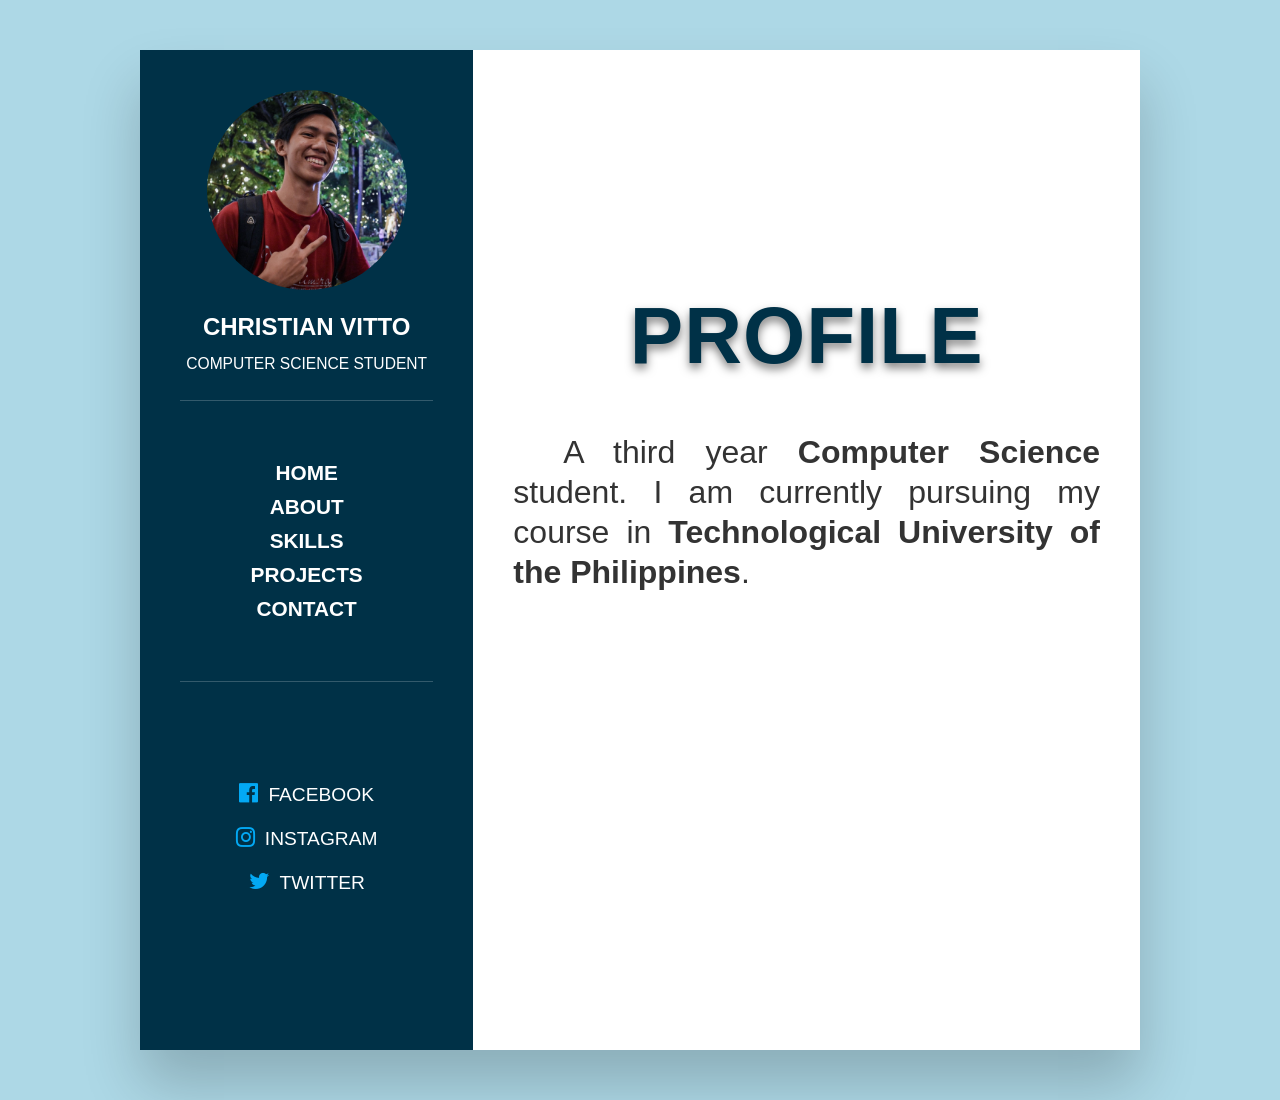
<file: index.html>
<!DOCTYPE html>
<html lang="en">
    <head>
        <title>Home</title>
        <meta charset="UTF-8">
        <meta name="viewport" content="width=device-width, initial-scale=1">
        <link href="style.css" rel="stylesheet">
        <link rel="stylesheet" href="https://cdnjs.cloudflare.com/ajax/libs/font-awesome/4.7.0/css/font-awesome.min.css">
    </head>
    <body>
    
        <div class="container">
            <div class="left_side">
                <div class="profile">
                    <div class="imgBox">
                        <img src="profile.jpg">
                    </div>
                    <h2>Christian Vitto<br><span>Computer Science Student</span></h2>
                </div>
                <div class="links">
                    <ul>
                        <li><a href="index.html">Home</a></li>
                        <li><a href="About.html">About</a></li>
                        <li><a href="Skills.html">Skills</a></li>
                        <li><a href="Projects.html">Projects</a></li>
                        <li><a href="Contact.html">Contact</a></li>
                    </ul>
                </div>
                <div class="socmed">
                    <ul>
                        <li><i class="fa fa-facebook-official" aria-hidden="true"></i><a href="https://facebook.com/chanongakyat" target="_blank">Facebook</a></li>
                        <li><i class="fa fa-instagram" aria-hidden="true"></i><a href="https://instagram.com/chanong_akyat" target="_blank">Instagram</a></li>
                        <li><i class="fa fa-twitter" aria-hidden="true"></i><a href="https://twitter.com/chanong_akyat" target="_blank">Twitter</a></li>
                    </ul>
                </div>
            </div>

            <div class="right_side">
                <div class="desc">
                    <h2 class="ttl">Profile</h2>
                    <p>A third year <b>Computer Science</b> student. 
                       I am currently pursuing my course in <b>Technological University of the Philippines</b>.
                    </p>
                </div>

            </div>
        </div>

    </body>
</html>
</file>
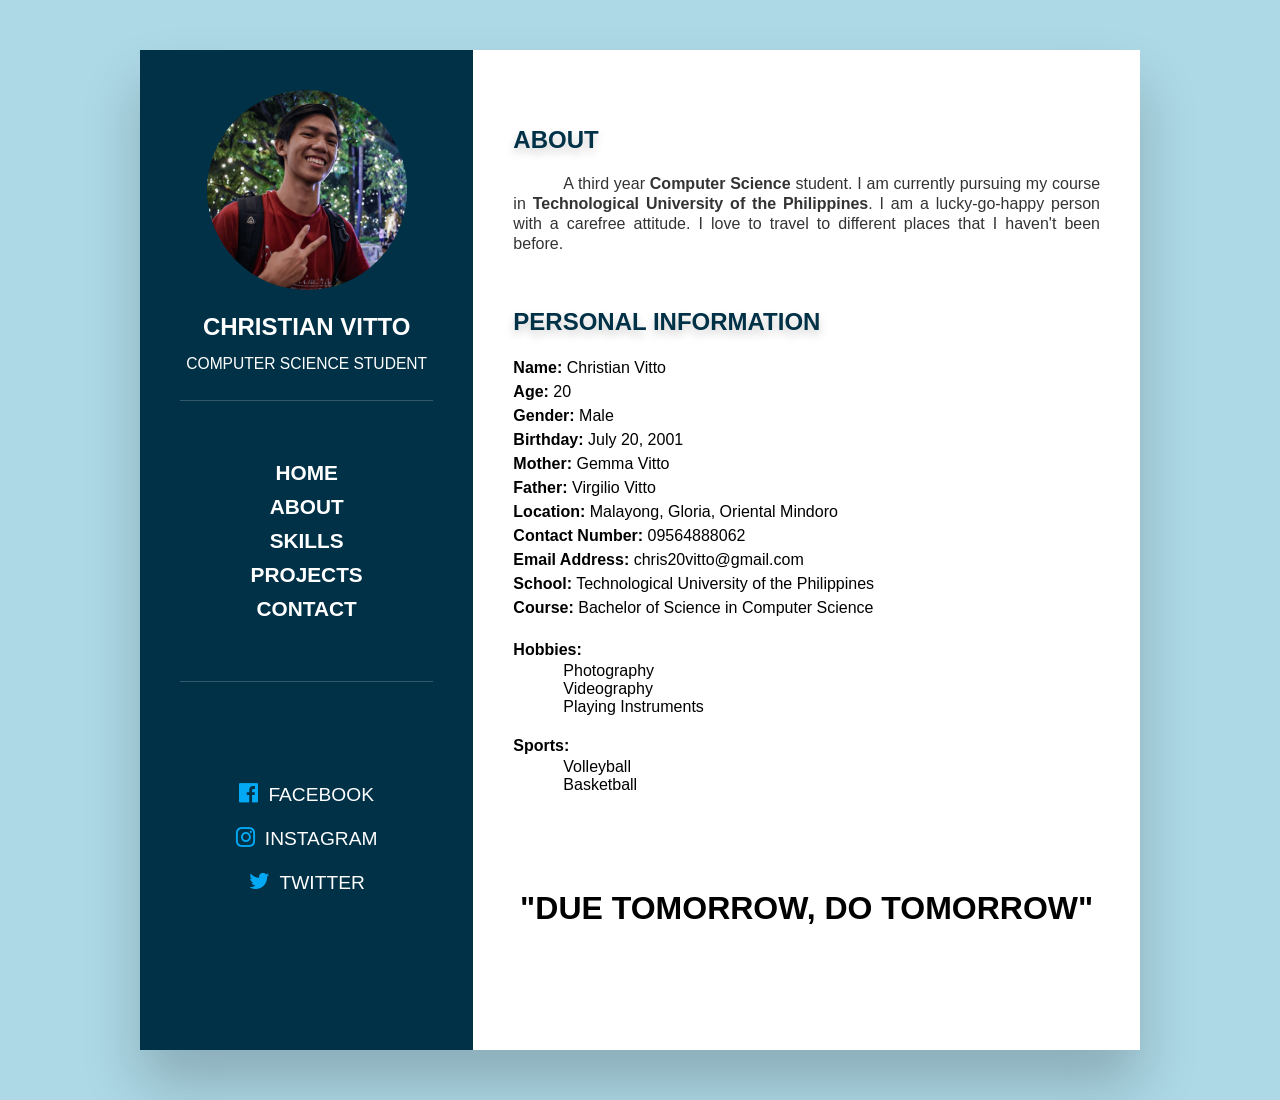
<file: About.html>
<!DOCTYPE html>
<html lang="en">
    <head>
        <title>About Me</title>
        <meta charset="UTF-8">
        <meta name="viewport" content="width=device-width, initial-scale=1">
        <link href="style.css" rel="stylesheet">
        <link rel="stylesheet" href="https://cdnjs.cloudflare.com/ajax/libs/font-awesome/4.7.0/css/font-awesome.min.css">
    </head>
    <body>
    
        <div class="container">
            <div class="left_side">
                <div class="profile">
                    <div class="imgBox">
                        <img src="profile.jpg">
                    </div>
                    <h2>Christian Vitto<br><span>Computer Science Student</span></h2>
                </div>
                <div class="links">
                    <ul>
                        <li><a href="index.html">Home</a></li>
                        <li><a href="About.html">About</a></li>
                        <li><a href="Skills.html">Skills</a></li>
                        <li><a href="Projects.html">Projects</a></li>
                        <li><a href="Contact.html">Contact</a></li>
                    </ul>
                </div>
                <div class="socmed">
                    <ul>
                        <li><i class="fa fa-facebook-official" aria-hidden="true"></i><a href="https://facebook.com/chanongakyat" target="_blank">Facebook</a></li>
                        <li><i class="fa fa-instagram" aria-hidden="true"></i><a href="https://instagram.com/chanong_akyat" target="_blank">Instagram</a></li>
                        <li><i class="fa fa-twitter" aria-hidden="true"></i><a href="https://twitter.com/chanong_akyat" target="_blank">Twitter</a></li>
                    </ul>
                </div>
            </div>

            <div class="right_side">
                <div class="about">
                    <br><br>
                    <h2 class="titl">About</h2>
                    <p class="short_desc">A third year <b>Computer Science</b> student. 
                       I am currently pursuing my course in <b>Technological University of the Philippines</b>.
                       I am a lucky-go-happy person with a carefree attitude. I love to travel to different places 
                       that I haven't been before.
                    </p><br><br><br>
                    <h2 class="titl">Personal Information</h2>  
                    <p><b>Name:</b> Christian Vitto</p>
                    <p><b>Age:</b> 20</p>
                    <p><b>Gender:</b> Male</p>
                    <p><b>Birthday:</b> July 20, 2001</p>
                    <p><b>Mother:</b> Gemma Vitto</p>
                    <p><b>Father:</b> Virgilio Vitto</p>
                    <p><b>Location:</b> Malayong, Gloria, Oriental Mindoro</p>
                    <p><b>Contact Number:</b> 09564888062</p>
                    <p><b>Email Address:</b> chris20vitto@gmail.com</p>
                    <p><b>School:</b> Technological University of the Philippines</p>
                    <p><b>Course:</b> Bachelor of Science in Computer Science</p><br>
                    <p><b>Hobbies:</b>
                        <ul>
                            <li>Photography</li>
                            <li>Videography</li>
                            <li>Playing Instruments</li>
                        </ul>
                    </p><br>
                    <p><b>Sports:</b>
                        <ul>
                            <li>Volleyball</li>
                            <li>Basketball</li>
                        </ul>
                    </p><br><br><br><br><br>
                    <p style="font-size:2em; text-align: center; text-transform: uppercase; font-weight: bolder;">"Due tomorrow, Do tomorrow"</p>
                </div>
            </div>
        </div>
        

    </body>
</html>
</file>
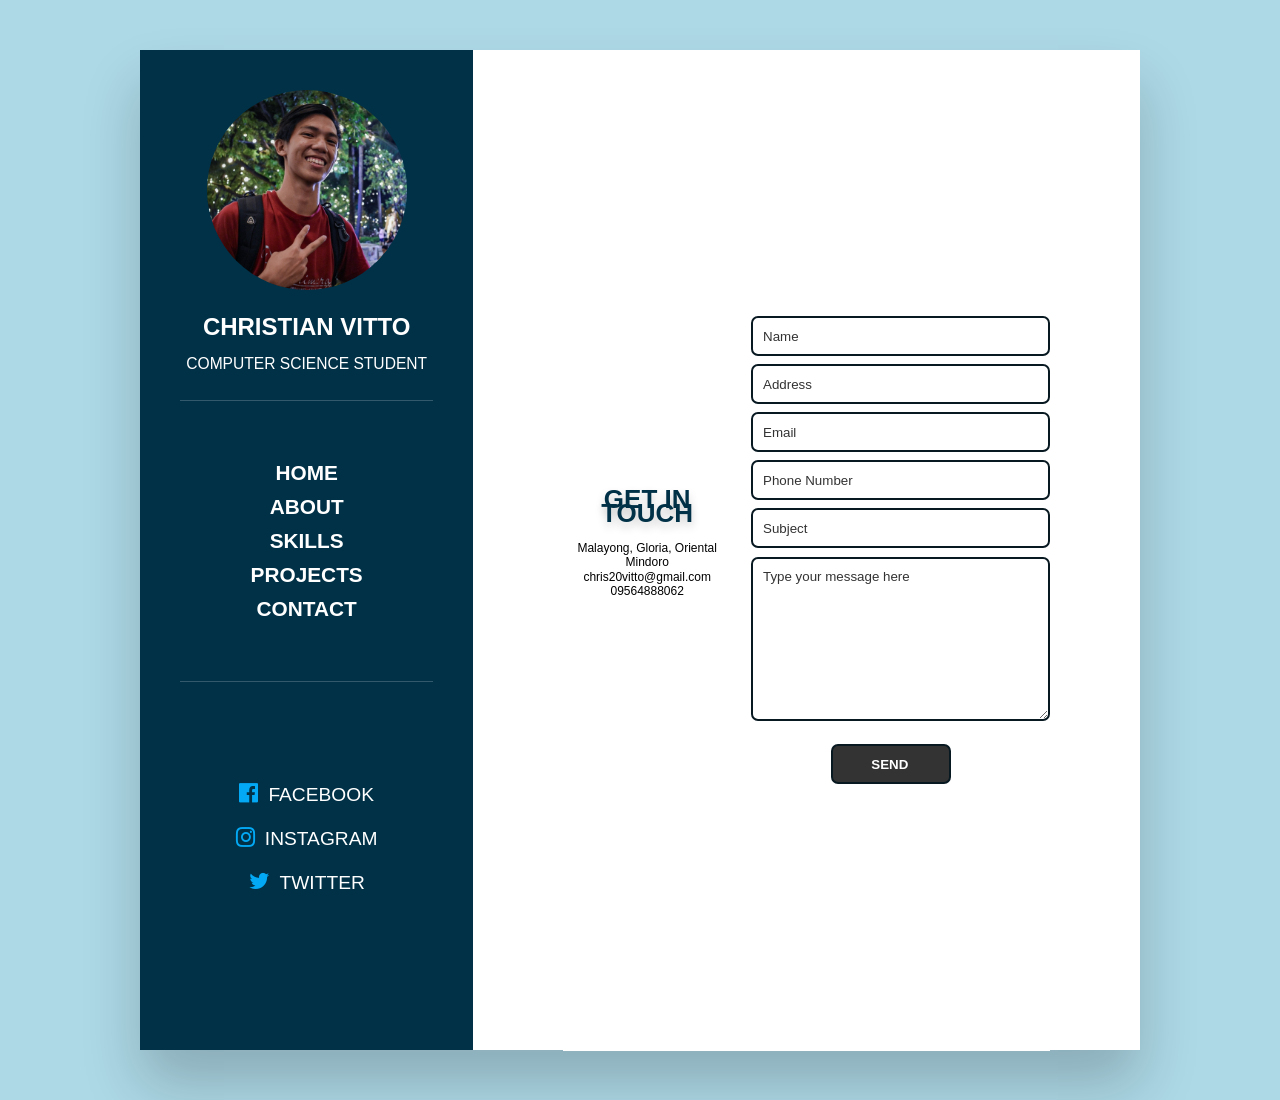
<file: Contact.html>
<!DOCTYPE html>
<html lang="en">
    <head>
        <title>Contact Me</title>
        <meta charset="UTF-8">
        <meta name="viewport" content="width=device-width, initial-scale=1">
        <link href="style.css" rel="stylesheet">
        <link rel="stylesheet" href="https://cdnjs.cloudflare.com/ajax/libs/font-awesome/4.7.0/css/font-awesome.min.css">
    </head>
    <body>
    
        <div class="container">
            <div class="left_side">
                <div class="profile">
                    <div class="imgBox">
                        <img src="profile.jpg">
                    </div>
                    <h2>Christian Vitto<br><span>Computer Science Student</span></h2>
                </div>
                <div class="links">
                    <ul>
                        <li><a href="index.html">Home</a></li>
                        <li><a href="About.html">About</a></li>
                        <li><a href="Skills.html">Skills</a></li>
                        <li><a href="Projects.html">Projects</a></li>
                        <li><a href="Contact.html">Contact</a></li>
                    </ul>
                </div>
                <div class="socmed">
                    <ul>
                        <li><i class="fa fa-facebook-official" aria-hidden="true"></i><a href="https://facebook.com/chanongakyat" target="_blank">Facebook</a></li>
                        <li><i class="fa fa-instagram" aria-hidden="true"></i><a href="https://instagram.com/chanong_akyat" target="_blank">Instagram</a></li>
                        <li><i class="fa fa-twitter" aria-hidden="true"></i><a href="https://twitter.com/chanong_akyat" target="_blank">Twitter</a></li>
                    </ul>
                </div>
            </div>

            <div class="right_side">
                <div class="inner">
                    <div class="left_half">
                        <h2 class="titl">Get in Touch</h2>
                        <p>Malayong, Gloria, Oriental Mindoro</p>
                        <p>chris20vitto@gmail.com</p>
                        <p>09564888062</p>
                    </div>
                    <div class="right_half">
                        <p>
                            <input type="text" placeholder="Name"><br>
                            <input type="text" placeholder="Address"><br>
                            <input type="email" placeholder="Email"><br>
                            <input type="tel" placeholder="Phone Number" pattern="[0-9]{3}-[0-9]{3}-[0-9]{4}" required><br>
                            <input type="text" placeholder="Subject"><br>
                            <textarea rows="10" cols="35" placeholder="Type your message here"></textarea><br>
                            <input type="button" name="send" id="send" value="Send">
                        <p>
                    </div>
                </div>
            </div>
        </div>
        

    </body>
</html>
</file>
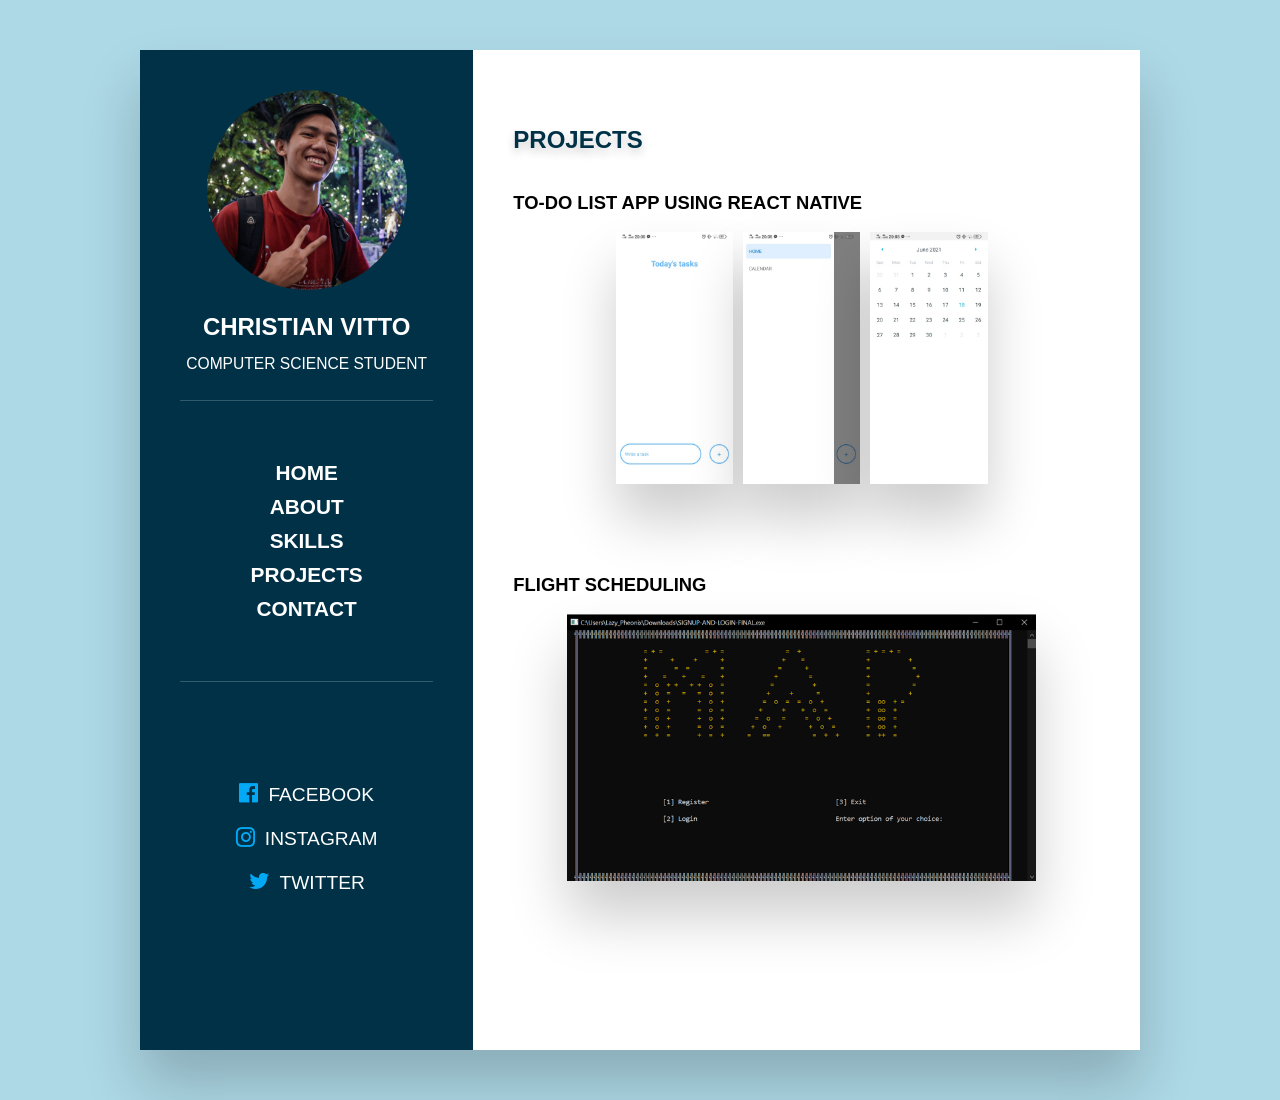
<file: Projects.html>
<!DOCTYPE html>
<html lang="en">
    <head>
        <title>Projects</title>
        <meta charset="UTF-8">
        <meta name="viewport" content="width=device-width, initial-scale=1">
        <link href="style.css" rel="stylesheet">
        <link rel="stylesheet" href="https://cdnjs.cloudflare.com/ajax/libs/font-awesome/4.7.0/css/font-awesome.min.css">
    </head>
    <body>
    
        <div class="container">
            <div class="left_side">
                <div class="profile">
                    <div class="imgBox">
                        <img src="profile.jpg">
                    </div>
                    <h2>Christian Vitto<br><span>Computer Science Student</span></h2>
                </div>
                <div class="links">
                    <ul>
                        <li><a href="index.html">Home</a></li>
                        <li><a href="About.html">About</a></li>
                        <li><a href="Skills.html">Skills</a></li>
                        <li><a href="Projects.html">Projects</a></li>
                        <li><a href="Contact.html">Contact</a></li>
                    </ul>
                </div>
                <div class="socmed">
                    <ul>
                        <li><i class="fa fa-facebook-official" aria-hidden="true"></i><a href="https://facebook.com/chanongakyat" target="_blank">Facebook</a></li>
                        <li><i class="fa fa-instagram" aria-hidden="true"></i><a href="https://instagram.com/chanong_akyat" target="_blank">Instagram</a></li>
                        <li><i class="fa fa-twitter" aria-hidden="true"></i><a href="https://twitter.com/chanong_akyat" target="_blank">Twitter</a></li>
                    </ul>
                </div>
            </div>

            <div class="right_side">
                <br><br>
                <h2 class="titl">Projects</h2><br>
                <p style="text-transform: uppercase; font-size: 1.15em; font-weight: bold;">To-do List App Using React Native</p><br>
                <div class="gallery">
                    <img src="project1.jpg" alt="">
                    <img src="project2.jpg" alt="">
                    <img src="project3.jpg" alt="">
                </div><br><br><br><br><br>
                <p style="text-transform: uppercase; font-size: 1.15em; font-weight: bold;">Flight Scheduling</p><br>
                <div class="gallery">
                    <img src="fs.png" style="width: 80%; height: auto;" alt="">
                </div>
            </div>
        </div>
        

    </body>
</html>
</file>
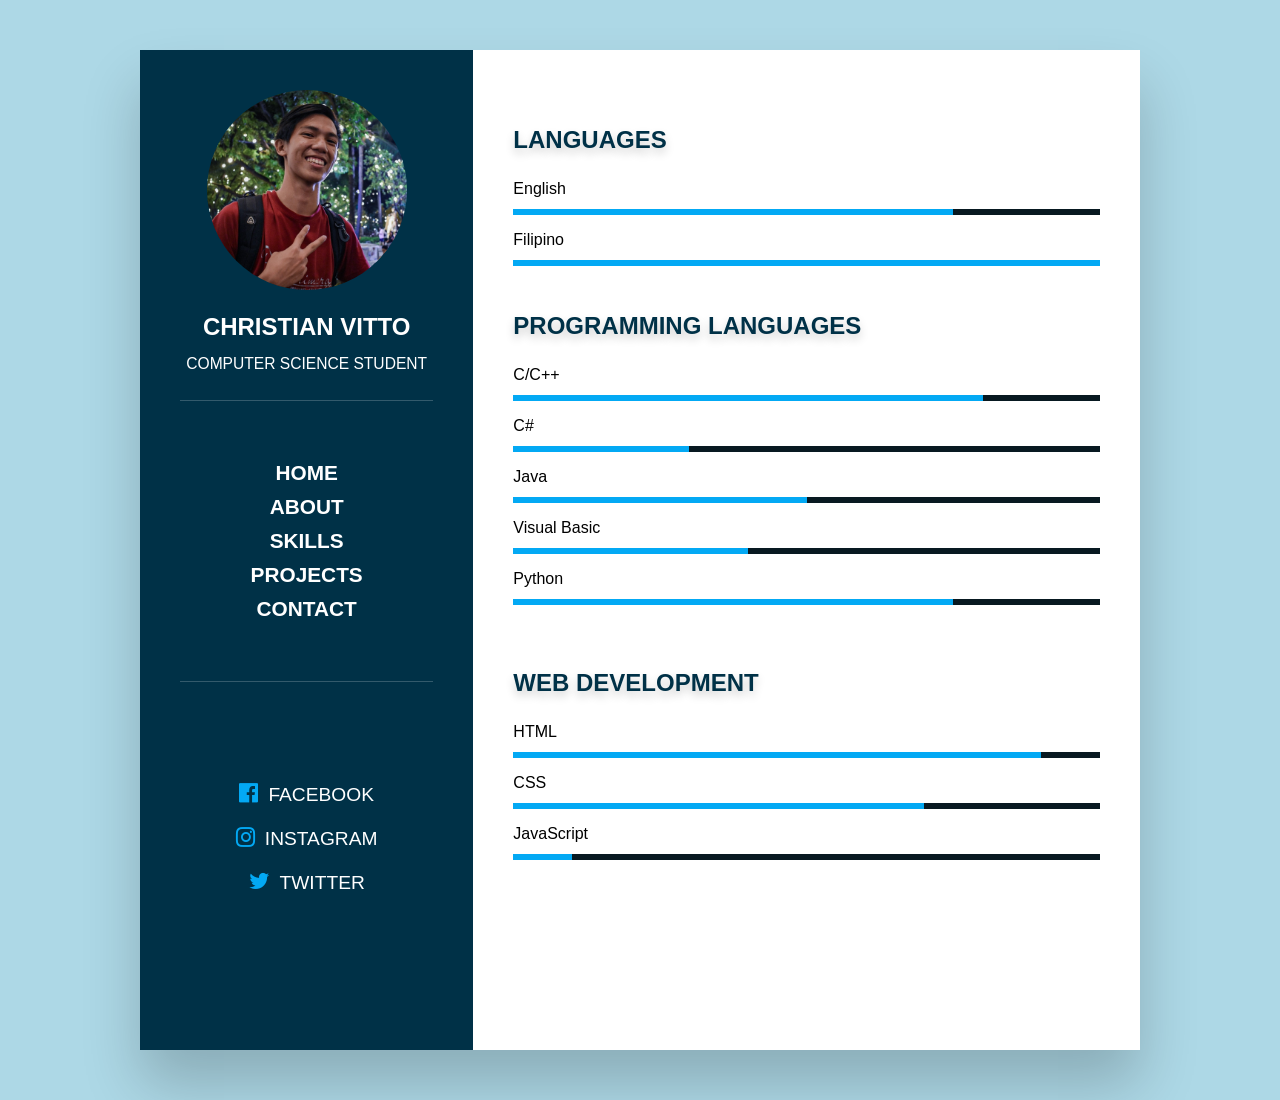
<file: Skills.html>
<!DOCTYPE html>
<html lang="en">
    <head>
        <title>Skills</title>
        <meta charset="UTF-8">
        <meta name="viewport" content="width=device-width, initial-scale=1">
        <link href="style.css" rel="stylesheet">
        <link rel="stylesheet" href="https://cdnjs.cloudflare.com/ajax/libs/font-awesome/4.7.0/css/font-awesome.min.css">
    </head>
    <body>
    
        <div class="container">
            <div class="left_side">
                <div class="profile">
                    <div class="imgBox">
                        <img src="profile.jpg">
                    </div>
                    <h2>Christian Vitto<br><span>Computer Science Student</span></h2>
                </div>
                <div class="links">
                    <ul>
                        <li><a href="index.html">Home</a></li>
                        <li><a href="About.html">About</a></li>
                        <li><a href="Skills.html">Skills</a></li>
                        <li><a href="Projects.html">Projects</a></li>
                        <li><a href="Contact.html">Contact</a></li>
                    </ul>
                </div>
                <div class="socmed">
                    <ul>
                        <li><i class="fa fa-facebook-official" aria-hidden="true"></i><a href="https://facebook.com/chanongakyat" target="_blank">Facebook</a></li>
                        <li><i class="fa fa-instagram" aria-hidden="true"></i><a href="https://instagram.com/chanong_akyat" target="_blank">Instagram</a></li>
                        <li><i class="fa fa-twitter" aria-hidden="true"></i><a href="https://twitter.com/chanong_akyat" target="_blank">Twitter</a></li>
                    </ul>
                </div>
            </div>

            <div class="right_side">
                <div class="languages">
                    <br><br>
                    <h2 class="titl">Languages</h2>
                    <ul>
                        <li>
                            <span class="text">English</span>
                            <span class="percentage">
                                <div style="width: 75%;"></div>
                            </span>
                        </li>
                        <li>
                            <span class="text">Filipino</span>
                            <span class="percentage">
                                <div style="width: 100%;"></div>
                            </span>
                        </li>
                    </ul><br><br>
                    <h2 class="titl">Programming Languages</h2>
                    <ul>
                        <li>
                            <span class="text">C/C++</span>
                            <span class="percentage">
                                <div style="width: 80%;"></div>
                            </span>
                        </li>
                        <li>
                            <span class="text">C#</span>
                            <span class="percentage">
                                <div style="width: 30%;"></div>
                            </span>
                        </li>
                        <li>
                            <span class="text">Java</span>
                            <span class="percentage">
                                <div style="width: 50%;"></div>
                            </span>
                        </li>
                        <li>
                            <span class="text">Visual Basic</span>
                            <span class="percentage">
                                <div style="width: 40%;"></div>
                            </span>
                        </li>
                        <li>
                            <span class="text">Python</span>
                            <span class="percentage">
                                <div style="width: 75%;"></div>
                            </span>
                        </li>
                    </ul><br><br><br>
                    <h2 class="titl">Web Development</h2>
                    <ul>
                        <li>
                            <span class="text">HTML</span>
                            <span class="percentage">
                                <div style="width: 90%;"></div>
                            </span>
                        </li>
                        <li>
                            <span class="text">CSS</span>
                            <span class="percentage">
                                <div style="width: 70%;"></div>
                            </span>
                        </li>
                        <li>
                            <span class="text">JavaScript</span>
                            <span class="percentage">
                                <div style="width: 10%;"></div>
                            </span>
                        </li>
                    </ul><br><br>
                </div>
            </div>
        </div>
        

    </body>
</html>
</file>
<file: style.css>
* {
    margin: 0;
    padding: 0;
    box-sizing: border-box;
    font-family: sans-serif;
}

body {
    background: lightblue;
    display: flex;
    justify-content: center;
    align-items: center;
    min-height: 100vh;
}

.container {
    position: relative;
    width: 100%;
    max-width: 1000px;
    min-height: 1000px;
    margin: 50px;
    background: #fff;
    display: grid;
    grid-template-columns: 1fr 2fr;
    box-shadow: 0 35px 55px rgba(0, 0, 0, 0.2);
}

.container .left_side {
    position: relative;
    background: #003147;
    padding: 40px;
}

.profile {
    position: relative;
    display: flex;
    flex-direction: column;
    align-items: center;
    padding-bottom: 20px;
    border-bottom: 1px solid rgba(255, 255, 255, 0.2);
}

.profile .imgBox {
    position: relative;
    width: 200px;
    height: 200px;
    border-radius: 50%;
    overflow: hidden;
}

.profile .imgBox img {
    position: absolute;
    top:  0;
    left: 0;
    width: 100%;
    height: 100%;
    object-fit: cover;
}

.profile h2 {
    color: #fff;
    font-size: 1.5em;
    margin-top: 20px;
    text-transform: uppercase;
    text-align: center;
    font-weight: 600;
    line-height: 1.4em;
}

.profile h2 span {
    font-size: 0.65em;
    font-weight: 300;
}

.links {
    padding-top: 50px;
    text-align: center;
    padding-bottom: 50px;
    border-bottom: 1px solid rgba(255, 255, 255, 0.2);
}

.links ul {
    position: relative;
}

.links ul li {
    position: relative;
    list-style: none;
    margin: 10px 0;
    cursor: pointer;
}

.links ul li a {
    color: #fff;
    font-weight: 700;
    font-size: 1.3em;
    text-transform: uppercase;
    text-decoration: none;
}

.links ul li a:hover {
    color: rgb(109, 196, 236);
}

.socmed {
    text-align: center;
    padding-top: 80px;
    padding-bottom: 50px;
}

.socmed ul {
    position: relative;
}

.socmed ul li {
    position: relative;
    list-style: none;
    margin: 20px;
    text-transform: uppercase;
}

.socmed ul li i {
    margin-right: 10px;
    color: #03a9f4;
    font-size: 1.4em;
}

.socmed ul li a {
    text-decoration: none;
    color: #fff;
    font-size: 1.2em;
}

.socmed ul li a:hover {
    color: rgb(109, 196, 236);
}

.container .right_side {
    position: relative;
    background: #fff;
    padding: 40px;
}

.desc {
    display: block;
    justify-content: center;
    align-items: center;
    margin-top: 200px;
    margin-bottom: 50px;
}

.desc:last-child {
    margin-bottom: 0px;
}

.ttl {
    color: #003147;
    text-transform: uppercase;
    letter-spacing: 1px;
    margin-bottom: 50px;
    text-align: center;
    font-size: 5em;
    text-shadow: 0 5px 10px rgba(0, 0, 0, 0.5);
}

.desc p {
    color: #333;
    text-indent: 50px;
    text-align: justify;
    line-height: 1.25em;
    font-size: 2em;
}

.about {
    margin-bottom: 50px;
}

.about:last-child {
    margin-bottom: 0px;
}

.titl {
    color: #003147;
    margin-bottom: 20px;
    text-transform: uppercase;
    font-weight: bolder;
    text-shadow: 0 5px 10px rgba(0, 0, 0, 0.2);
}

.about .short_desc {
    color: #333;
    text-indent: 50px;
    line-height: 20px;
    text-align: justify;
}

.about p {
    line-height: 1.5em;
}

.about ul li {
    list-style: none;
    text-indent: 50px;
}

.languages ul li {
    list-style: none;
    margin-bottom: 10px;
    line-height: 30px;
}

.languages .percentage {
    position: relative;
    width: 100%;
    height: 6px;
    background: #081921;
    display: block;
    margin-top: 5px;
}

.languages .percentage div {
    position: absolute;
    top: 0;
    left: 0;
    height: 100%;
    background: #03a9f4;
}

.inner {
    position: relative;
    height: 99%;
    margin: 50px;
    background: #fff;
    display: grid;
    grid-template-columns: 1fr 1fr;
}

.right_half {
    height: 90%;
    display: flex;
    justify-content: center;
    align-items: center;
}

.right_half p{
    line-height: 3em;
}

.right_half p input {
    height: 40px;
    width: 100%;
    border: 2px solid #081921;
    border-radius: 7px;
    text-indent: 10px;
}

.right_half p textarea {
    border: 2px solid #081921;
    border-radius: 7px;
    margin-top: 5px;
    padding-top: 10px;
    text-indent: 10px;
}

::placeholder {
    color: #333;
    text-indent: 10px;
    opacity: 1;
}

#send {
    color: #fff;
    text-align: center;
    text-transform: uppercase;
    width: 40%;
    padding-right: 12px;
    font-weight: bolder;
    margin-left: 80px;
    background-color: #333;
}

#send:hover {
    opacity: 92.5%;
}

.left_half {
    position: relative;
    height: 90%;
    text-align: center;
    line-height: .9em;
    margin-right: 20px;
    padding-top: 22em;
}

.left_half .titl {
    font-size: 26px;
}

.left_half p {
    font-size: 12px;
}

.gallery {
    display: flex;
    justify-content: center;
    align-items: center;
}

.gallery.fs {
    position: relative;
    display: flex;
    flex-direction: row;
    flex-wrap: wrap;
    justify-content: center;
    align-items: center;
}

.gallery img {
    width: 20%;
    height: 20%;
    margin-right: 10px;
    box-shadow: 0 35px 55px rgba(0, 0, 0, 0.2);
}
</file>
